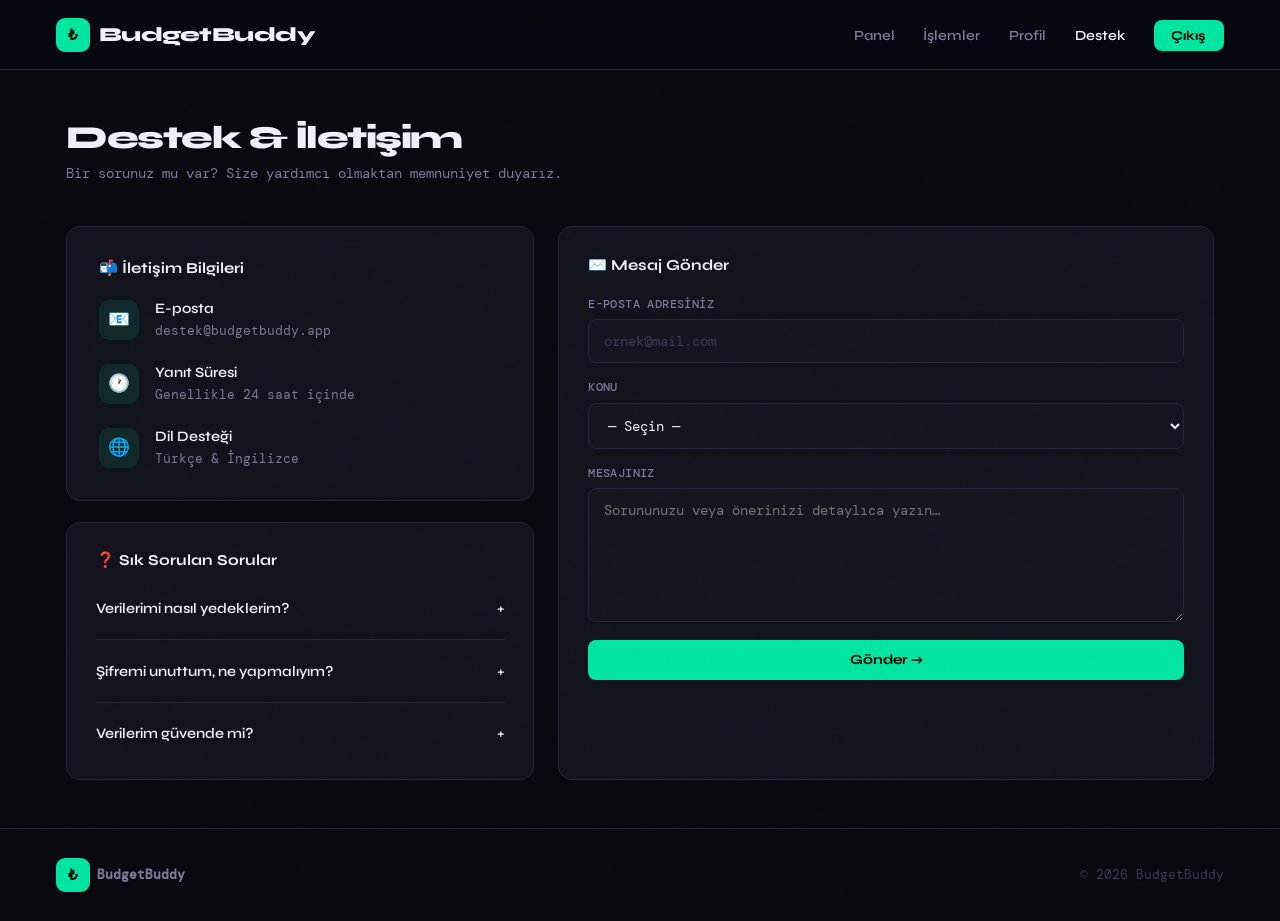
<file: pages/contact.html>
<!DOCTYPE html>
<html lang="tr">
<head>
  <meta charset="UTF-8"/>
  <meta name="viewport" content="width=device-width, initial-scale=1.0"/>
  <title>Destek — BudgetBuddy</title>
  <link rel="stylesheet" href="../assests/css/style.css"/>
  <link rel="preconnect" href="https://fonts.googleapis.com"/>
  <link href="https://fonts.googleapis.com/css2?family=Syne:wght@400;600;700;800&family=DM+Mono:wght@300;400;500&display=swap" rel="stylesheet"/>
</head>
<body>

<nav class="navbar">
  <div class="nav-brand"><a href="/index.html" style="display:flex;align-items:center;gap:.55rem"><span class="brand-icon">₺</span> BudgetBuddy</a></div>
  <ul class="nav-links">
    <li><a href="/index.html">Panel</a></li>
    <li><a href="project.html">İşlemler</a></li>
    <li><a href="about.html">Profil</a></li>
    <li><a href="contact.html">Destek</a></li>
    <li><a href="#" id="btn-cikis" class="nav-cta">Çıkış</a></li>
  </ul>
</nav>

<div class="page-wrap">
  <h1 class="page-title">Destek & İletişim</h1>
  <p class="page-sub">Bir sorunuz mu var? Size yardımcı olmaktan memnuniyet duyarız.</p>

  <div class="contact-grid">

    <!-- Sol: İletişim Bilgileri -->
    <div>
      <div class="contact-info-card" style="margin-bottom:1.3rem">
        <div class="card-title">📬 İletişim Bilgileri</div>
        <div class="contact-item">
          <div class="c-ico">📧</div>
          <div class="c-txt">
            <strong>E-posta</strong>
            <span>destek@budgetbuddy.app</span>
          </div>
        </div>
        <div class="contact-item">
          <div class="c-ico">🕐</div>
          <div class="c-txt">
            <strong>Yanıt Süresi</strong>
            <span>Genellikle 24 saat içinde</span>
          </div>
        </div>
        <div class="contact-item">
          <div class="c-ico">🌐</div>
          <div class="c-txt">
            <strong>Dil Desteği</strong>
            <span>Türkçe & İngilizce</span>
          </div>
        </div>
      </div>

      <!-- SSS -->
      <div class="card">
        <div class="card-title">❓ Sık Sorulan Sorular</div>
        <div style="display:flex;flex-direction:column;gap:.9rem">
          <details style="cursor:pointer">
            <summary style="font-size:.9rem;font-weight:600;padding:.5rem 0;list-style:none;display:flex;justify-content:space-between">
              Verilerimi nasıl yedeklerim? <span>+</span>
            </summary>
            <p style="color:var(--text2);font-family:var(--mono);font-size:.82rem;line-height:1.6;padding:.6rem 0">
              İşlemler sayfasından "Dışa Aktar" butonuyla CSV formatında indirebilirsiniz. (Yakında)
            </p>
          </details>
          <hr style="border:none;border-top:1px solid var(--border)"/>
          <details style="cursor:pointer">
            <summary style="font-size:.9rem;font-weight:600;padding:.5rem 0;list-style:none;display:flex;justify-content:space-between">
              Şifremi unuttum, ne yapmalıyım? <span>+</span>
            </summary>
            <p style="color:var(--text2);font-family:var(--mono);font-size:.82rem;line-height:1.6;padding:.6rem 0">
              Giriş sayfasındaki "Şifremi Unuttum" bağlantısına tıklayarak e-posta ile sıfırlama linki alabilirsiniz.
            </p>
          </details>
          <hr style="border:none;border-top:1px solid var(--border)"/>
          <details style="cursor:pointer">
            <summary style="font-size:.9rem;font-weight:600;padding:.5rem 0;list-style:none;display:flex;justify-content:space-between">
              Verilerim güvende mi? <span>+</span>
            </summary>
            <p style="color:var(--text2);font-family:var(--mono);font-size:.82rem;line-height:1.6;padding:.6rem 0">
              Tüm şifreler bcrypt ile şifrelenir, bağlantılar HTTPS üzerinden yapılır ve JWT token kullanılır.
            </p>
          </details>
        </div>
      </div>
    </div>

    <!-- Sağ: Mesaj Formu -->
    <div class="card">
      <div class="card-title">✉️ Mesaj Gönder</div>
      <form id="form-mesaj">
        <div class="form-group">
          <label>E-posta Adresiniz</label>
          <input type="email" name="email" placeholder="ornek@mail.com" required/>
        </div>
        <div class="form-group">
          <label>Konu</label>
          <select name="konu" required>
            <option value="">— Seçin —</option>
            <option value="teknik">Teknik Sorun</option>
            <option value="hesap">Hesap Problemi</option>
            <option value="oneri">Öneri / Geri Bildirim</option>
            <option value="fatura">Fatura / Ödeme</option>
            <option value="diger">Diğer</option>
          </select>
        </div>
        <div class="form-group">
          <label>Mesajınız</label>
          <textarea name="mesaj" rows="6" placeholder="Sorununuzu veya önerinizi detaylıca yazın…" required style="resize:vertical"></textarea>
        </div>
        <button type="submit" class="btn btn-success btn-full">Gönder →</button>
      </form>
    </div>

  </div>
</div>

<footer class="footer">
  <div class="footer-brand"><span class="brand-icon">₺</span> BudgetBuddy</div>
  <p>© 2026 BudgetBuddy</p>
</footer>

<script src="../assests/js/main.js"></script>
</body>
</html>
</file>
<file: assests/css/style.css>
/* =====================================================
   BudgetBuddy — assests/css/style.css
   ===================================================== */

@import url('https://fonts.googleapis.com/css2?family=Syne:wght@400;600;700;800&family=DM+Mono:wght@300;400;500&display=swap');

/* ── Değişkenler ────────────────────────────────────── */
:root {
  --bg:        #090910;
  --bg2:       #0f0f18;
  --bg3:       #16161f;
  --card:      #13131c;
  --border:    #252535;
  --accent:    #00e5a0;
  --danger:    #ff4d6d;
  --purple:    #6c63ff;
  --yellow:    #ffc300;
  --text:      #f0f0f8;
  --text2:     #7a7a9a;
  --text3:     #3a3a55;
  --ff:        'Syne', sans-serif;
  --mono:      'DM Mono', monospace;
  --r:         14px;
  --r-sm:      8px;
  --shadow:    0 8px 32px rgba(0,0,0,.45);
  --glow:      0 0 28px rgba(0,229,160,.13);
}

/* ── Reset ──────────────────────────────────────────── */
*, *::before, *::after { box-sizing: border-box; margin: 0; padding: 0; }
html { scroll-behavior: smooth; }
body {
  background: var(--bg);
  color: var(--text);
  font-family: var(--ff);
  min-height: 100vh;
  overflow-x: hidden;
}
a { text-decoration: none; color: inherit; }
img { max-width: 100%; }

/* Noise doku */
body::after {
  content: '';
  position: fixed; inset: 0;
  background: url("data:image/svg+xml,%3Csvg viewBox='0 0 200 200' xmlns='http://www.w3.org/2000/svg'%3E%3Cfilter id='n'%3E%3CfeTurbulence type='fractalNoise' baseFrequency='.85' numOctaves='4' stitchTiles='stitch'/%3E%3C/filter%3E%3Crect width='100%25' height='100%25' filter='url(%23n)' opacity='.03'/%3E%3C/svg%3E");
  pointer-events: none; z-index: 0; opacity: .35;
}

/* ── Navbar ─────────────────────────────────────────── */
.navbar {
  display: flex; align-items: center; justify-content: space-between;
  padding: 1.1rem 3.5rem;
  border-bottom: 1px solid var(--border);
  background: rgba(9,9,16,.88);
  backdrop-filter: blur(14px);
  position: sticky; top: 0; z-index: 200;
}
.nav-brand {
  display: flex; align-items: center; gap: .55rem;
  font-size: 1.25rem; font-weight: 800; letter-spacing: -.5px;
}
.brand-icon {
  width: 34px; height: 34px;
  background: var(--accent); color: #000;
  border-radius: 9px; display: inline-flex;
  align-items: center; justify-content: center;
  font-size: .95rem; font-weight: 700;
}
.nav-links { display: flex; align-items: center; gap: 1.8rem; list-style: none; }
.nav-links a {
  color: var(--text2); font-size: .875rem; font-weight: 600;
  transition: color .18s;
}
.nav-links a:hover, .nav-links a.active { color: var(--text); }
.nav-cta {
  background: var(--accent) !important; color: #000 !important;
  padding: .45rem 1.1rem; border-radius: var(--r-sm);
  font-weight: 700 !important; font-size: .85rem !important;
  transition: opacity .18s !important;
}
.nav-cta:hover { opacity: .82; }

/* ── Hero (index) ───────────────────────────────────── */
.hero {
  display: grid; grid-template-columns: 1fr 1fr;
  align-items: center; gap: 4rem;
  max-width: 1260px; margin: 0 auto;
  padding: 6rem 3.5rem;
  position: relative;
}
.hero::before {
  content: ''; position: absolute;
  top: 5%; right: -8%; width: 560px; height: 560px;
  background: radial-gradient(circle, rgba(0,229,160,.07) 0%, transparent 70%);
  pointer-events: none;
}
.hero-tag {
  display: inline-flex; align-items: center; gap: .4rem;
  background: rgba(0,229,160,.09);
  border: 1px solid rgba(0,229,160,.18);
  color: var(--accent);
  padding: .28rem .9rem; border-radius: 100px;
  font-size: .75rem; font-family: var(--mono); letter-spacing: .4px;
  margin-bottom: 1.4rem;
}
.hero-title {
  font-size: clamp(2.6rem, 4.5vw, 4.2rem);
  font-weight: 800; line-height: 1.06; letter-spacing: -2px;
  margin-bottom: 1.4rem;
}
.hero-title em { font-style: normal; color: var(--accent); }
.hero-desc {
  color: var(--text2); font-family: var(--mono); font-weight: 300;
  font-size: 1.05rem; line-height: 1.75; max-width: 470px; margin-bottom: 2.4rem;
}
.hero-btns { display: flex; gap: .9rem; align-items: center; }
.btn-primary {
  background: var(--accent); color: #000;
  padding: .8rem 1.9rem; border-radius: var(--r-sm);
  font-weight: 700; font-size: .9rem;
  box-shadow: var(--glow); transition: all .2s;
}
.btn-primary:hover { transform: translateY(-2px); box-shadow: 0 0 38px rgba(0,229,160,.25); }
.btn-ghost {
  color: var(--text2); border: 1px solid var(--border);
  padding: .8rem 1.7rem; border-radius: var(--r-sm);
  font-size: .9rem; font-weight: 600; transition: all .2s;
}
.btn-ghost:hover { border-color: var(--text2); color: var(--text); }

/* Bakiye Kartı */
.balance-card {
  background: var(--card); border: 1px solid var(--border);
  border-radius: var(--r); padding: 2.2rem; box-shadow: var(--shadow);
  position: relative; overflow: hidden;
}
.balance-card::before {
  content: ''; position: absolute; inset: 0;
  background: radial-gradient(circle at 65% 35%, rgba(108,99,255,.07) 0%, transparent 65%);
  pointer-events: none;
}
.balance-label {
  display: block; color: var(--text2);
  font-size: .72rem; font-family: var(--mono);
  text-transform: uppercase; letter-spacing: 1px; margin-bottom: .7rem;
}
.balance-amount {
  display: block; font-size: 2.6rem; font-weight: 800;
  letter-spacing: -2px; margin-bottom: 1.8rem;
}
.balance-row { display: grid; grid-template-columns: 1fr 1fr; gap: .9rem; }
.bstat {
  background: var(--bg3); border-radius: var(--r-sm);
  padding: .9rem; display: flex; flex-direction: column; gap: .35rem;
}
.bstat span { font-size: .7rem; font-family: var(--mono); color: var(--text2); }
.bstat strong { font-size: 1.1rem; font-weight: 700; }
.bstat.g strong { color: var(--accent); }
.bstat.r strong { color: var(--danger); }

/* ── Özellikler ─────────────────────────────────────── */
.section { max-width: 1260px; margin: 0 auto; padding: 4.5rem 3.5rem; }
.sec-head { margin-bottom: 2.8rem; }
.sec-head h2 { font-size: 1.9rem; font-weight: 800; letter-spacing: -1px; margin-bottom: .4rem; }
.sec-head p { color: var(--text2); font-family: var(--mono); font-size: .875rem; }
.sec-head-row {
  display: flex; align-items: baseline;
  justify-content: space-between; margin-bottom: 2.8rem;
}
.sec-head-row h2 { font-size: 1.9rem; font-weight: 800; letter-spacing: -1px; }
.link-more { color: var(--accent); font-family: var(--mono); font-size: .85rem; font-weight: 600; transition: opacity .18s; }
.link-more:hover { opacity: .7; }

.grid-4 { display: grid; grid-template-columns: repeat(4,1fr); gap: 1.3rem; }
.grid-3 { display: grid; grid-template-columns: repeat(3,1fr); gap: 1.3rem; }
.grid-2 { display: grid; grid-template-columns: repeat(2,1fr); gap: 1.3rem; }

.feat-card {
  background: var(--card); border: 1px solid var(--border);
  border-radius: var(--r); padding: 1.8rem;
  transition: all .22s; cursor: default;
}
.feat-card:hover {
  border-color: rgba(0,229,160,.28);
  transform: translateY(-3px); box-shadow: var(--glow);
}
.feat-icon { font-size: 1.8rem; margin-bottom: .9rem; }
.feat-card h3 { font-size: .95rem; font-weight: 700; margin-bottom: .6rem; }
.feat-card p { color: var(--text2); font-size: .82rem; font-family: var(--mono); font-weight: 300; line-height: 1.6; }

/* ── Son İşlemler ───────────────────────────────────── */
.tx-list {
  background: var(--card); border: 1px solid var(--border);
  border-radius: var(--r); overflow: hidden;
}
.tx-item {
  display: flex; align-items: center; gap: 1.1rem;
  padding: 1.1rem 1.7rem;
  border-bottom: 1px solid var(--border);
  transition: background .13s;
}
.tx-item:last-child { border-bottom: none; }
.tx-item:hover { background: var(--bg3); }
.tx-ico {
  width: 42px; height: 42px; border-radius: 11px;
  display: flex; align-items: center; justify-content: center;
  font-size: 1.15rem; flex-shrink: 0;
}
.tx-info { flex: 1; }
.tx-info strong { display: block; font-size: .9rem; font-weight: 600; margin-bottom: .18rem; }
.tx-info span { font-size: .75rem; color: var(--text2); font-family: var(--mono); }
.tx-amt { font-family: var(--mono); font-weight: 500; font-size: .95rem; }
.pos { color: var(--accent); }
.neg { color: var(--danger); }

/* ── Stat Kartları ──────────────────────────────────── */
.stat-row { display: grid; grid-template-columns: repeat(4,1fr); gap: 1.1rem; margin-bottom: 1.8rem; }
.stat-card {
  background: var(--card); border: 1px solid var(--border);
  border-radius: var(--r); padding: 1.4rem;
  display: flex; flex-direction: column; gap: .4rem;
}
.sc-lbl { font-size: .7rem; font-family: var(--mono); color: var(--text2); text-transform: uppercase; letter-spacing: .5px; }
.sc-val { font-size: 1.7rem; font-weight: 800; letter-spacing: -1px; }
.sc-val.g { color: var(--accent); }
.sc-val.r { color: var(--danger); }
.sc-val.p { color: var(--purple); }

/* ── Formlar ────────────────────────────────────────── */
.form-group { display: flex; flex-direction: column; gap: .45rem; margin-bottom: 1.1rem; }
.form-group label {
  font-size: .72rem; font-family: var(--mono); color: var(--text2);
  text-transform: uppercase; letter-spacing: .4px; font-weight: 500;
}
.form-group input,
.form-group select,
.form-group textarea {
  background: var(--bg3); border: 1px solid var(--border);
  border-radius: var(--r-sm); padding: .75rem .95rem;
  color: var(--text); font-family: var(--mono); font-size: .875rem;
  outline: none; transition: border-color .18s, box-shadow .18s; width: 100%;
}
.form-group input:focus,
.form-group select:focus,
.form-group textarea:focus {
  border-color: var(--accent);
  box-shadow: 0 0 0 3px rgba(0,229,160,.08);
}
.form-group input::placeholder { color: var(--text3); }
.form-group select option { background: var(--bg3); color: var(--text); }
.form-row { display: grid; grid-template-columns: 1fr 1fr; gap: 1rem; }

/* ── Butonlar ───────────────────────────────────────── */
.btn {
  display: inline-flex; align-items: center; justify-content: center;
  gap: .45rem; padding: .72rem 1.5rem;
  border-radius: var(--r-sm); font-family: var(--ff);
  font-weight: 700; font-size: .875rem;
  cursor: pointer; border: none; transition: all .18s;
}
.btn-success { background: var(--accent); color: #000; }
.btn-success:hover { transform: translateY(-1px); box-shadow: 0 0 18px rgba(0,229,160,.2); }
.btn-danger  { background: var(--danger); color: #fff; }
.btn-danger:hover  { transform: translateY(-1px); box-shadow: 0 0 18px rgba(255,77,109,.2); }
.btn-sec     { background: var(--bg3); color: var(--text); border: 1px solid var(--border); }
.btn-sec:hover { border-color: var(--text2); }
.btn-full    { width: 100%; }

/* ── Tablo ──────────────────────────────────────────── */
.data-table { width: 100%; border-collapse: collapse; }
.data-table th {
  text-align: left; padding: .75rem 1rem;
  font-size: .7rem; font-family: var(--mono); color: var(--text2);
  text-transform: uppercase; letter-spacing: .4px;
  border-bottom: 1px solid var(--border); font-weight: 500;
}
.data-table td { padding: .95rem 1rem; font-size: .875rem; border-bottom: 1px solid rgba(37,37,53,.5); vertical-align: middle; }
.data-table tr:hover td { background: var(--bg3); }
.data-table tr:last-child td { border-bottom: none; }

/* ── Badge ──────────────────────────────────────────── */
.badge {
  display: inline-flex; align-items: center;
  padding: .18rem .65rem; border-radius: 100px;
  font-size: .68rem; font-family: var(--mono); font-weight: 500;
}
.badge-g  { background: rgba(0,229,160,.1);  color: var(--accent); }
.badge-r  { background: rgba(255,77,109,.1); color: var(--danger); }
.badge-p  { background: rgba(108,99,255,.1); color: var(--purple); }
.badge-y  { background: rgba(255,195,0,.1);  color: var(--yellow); }

/* ── Kart ───────────────────────────────────────────── */
.card {
  background: var(--card); border: 1px solid var(--border);
  border-radius: var(--r); padding: 1.8rem;
}
.card-title { font-size: .95rem; font-weight: 700; margin-bottom: 1.4rem; display: flex; align-items: center; gap: .4rem; }

/* ── Progress ───────────────────────────────────────── */
.progress { background: var(--bg3); border-radius: 100px; height: 5px; overflow: hidden; margin-top: .4rem; }
.progress-fill { height: 100%; border-radius: 100px; background: var(--accent); transition: width .5s ease; }
.progress-fill.r { background: var(--danger); }
.progress-fill.p { background: var(--purple); }
.progress-fill.y { background: var(--yellow); }

/* ── Modal ──────────────────────────────────────────── */
.modal-ov {
  position: fixed; inset: 0; background: rgba(0,0,0,.72);
  backdrop-filter: blur(5px); display: flex;
  align-items: center; justify-content: center;
  z-index: 999; opacity: 0; pointer-events: none; transition: opacity .22s;
}
.modal-ov.open { opacity: 1; pointer-events: all; }
.modal {
  background: var(--card); border: 1px solid var(--border);
  border-radius: var(--r); padding: 2rem;
  width: 100%; max-width: 470px;
  transform: scale(.96); transition: transform .22s;
}
.modal-ov.open .modal { transform: scale(1); }
.modal-hd { display: flex; align-items: center; justify-content: space-between; margin-bottom: 1.4rem; }
.modal-hd h3 { font-size: 1.1rem; font-weight: 700; }
.modal-close { background: none; border: none; color: var(--text2); font-size: 1.1rem; cursor: pointer; transition: color .15s; }
.modal-close:hover { color: var(--text); }

/* ── Auth ───────────────────────────────────────────── */
.auth-wrap {
  min-height: 100vh; display: flex;
  align-items: center; justify-content: center; padding: 2rem;
}
.auth-box {
  background: var(--card); border: 1px solid var(--border);
  border-radius: var(--r); padding: 2.8rem;
  width: 100%; max-width: 430px;
}
.auth-logo { display: flex; align-items: center; gap: .55rem; font-size: 1.2rem; font-weight: 800; margin-bottom: 1.8rem; }
.auth-title { font-size: 1.7rem; font-weight: 800; letter-spacing: -1px; margin-bottom: .35rem; }
.auth-sub { color: var(--text2); font-family: var(--mono); font-size: .82rem; margin-bottom: 1.9rem; }
.auth-foot { text-align: center; margin-top: 1.3rem; font-size: .82rem; color: var(--text2); font-family: var(--mono); }
.auth-foot a { color: var(--accent); font-weight: 500; }

/* ── Sayfa wrapper ──────────────────────────────────── */
.page-wrap { max-width: 1260px; margin: 0 auto; padding: 3rem 3.5rem; }
.page-title { font-size: 2rem; font-weight: 800; letter-spacing: -1.5px; margin-bottom: .4rem; }
.page-sub { color: var(--text2); font-family: var(--mono); font-size: .875rem; margin-bottom: 2.8rem; }

/* ── Footer ─────────────────────────────────────────── */
.footer {
  border-top: 1px solid var(--border);
  padding: 1.8rem 3.5rem;
  display: flex; align-items: center; justify-content: space-between;
  color: var(--text3); font-size: .8rem; font-family: var(--mono);
}
.footer-brand { display: flex; align-items: center; gap: .45rem; color: var(--text2); font-weight: 700; }

/* ── Toast ──────────────────────────────────────────── */
.toast {
  position: fixed; bottom: 2rem; right: 2rem;
  background: var(--card); border: 1px solid var(--border);
  border-radius: var(--r-sm); padding: .85rem 1.4rem;
  font-size: .85rem; font-family: var(--mono);
  box-shadow: var(--shadow); transform: translateY(6px);
  opacity: 0; transition: all .25s; z-index: 9999;
}
.toast.show { opacity: 1; transform: translateY(0); }
.toast.hata { border-color: var(--danger); color: var(--danger); }
.toast.basari { border-color: var(--accent); color: var(--accent); }

/* ── Profil / About ─────────────────────────────────── */
.profile-header {
  display: flex; align-items: center; gap: 2rem;
  background: var(--card); border: 1px solid var(--border);
  border-radius: var(--r); padding: 2rem; margin-bottom: 2rem;
}
.profile-avatar {
  width: 80px; height: 80px; border-radius: 50%;
  background: linear-gradient(135deg, var(--accent), var(--purple));
  display: flex; align-items: center; justify-content: center;
  font-size: 2rem; flex-shrink: 0;
}
.profile-info h2 { font-size: 1.5rem; font-weight: 800; letter-spacing: -.8px; margin-bottom: .3rem; }
.profile-info p { color: var(--text2); font-family: var(--mono); font-size: .85rem; }
.profile-badge { display: inline-flex; align-items: center; gap: .3rem; margin-top: .5rem; }

/* ── İletişim / Contact ─────────────────────────────── */
.contact-grid { display: grid; grid-template-columns: 1fr 1.4fr; gap: 1.5rem; }
.contact-info-card {
  background: var(--card); border: 1px solid var(--border);
  border-radius: var(--r); padding: 2rem;
}
.contact-item { display: flex; align-items: flex-start; gap: 1rem; margin-bottom: 1.5rem; }
.contact-item:last-child { margin-bottom: 0; }
.c-ico {
  width: 40px; height: 40px; border-radius: 10px;
  background: rgba(0,229,160,.1); display: flex;
  align-items: center; justify-content: center; font-size: 1.1rem; flex-shrink: 0;
}
.c-txt strong { display: block; font-size: .9rem; font-weight: 600; margin-bottom: .2rem; }
.c-txt span { font-size: .8rem; color: var(--text2); font-family: var(--mono); }

/* ── Responsive ─────────────────────────────────────── */
@media (max-width: 1024px) {
  .grid-4 { grid-template-columns: repeat(2,1fr); }
  .stat-row { grid-template-columns: repeat(2,1fr); }
}
@media (max-width: 768px) {
  .navbar { padding: 1rem 1.4rem; }
  .nav-links { gap: 1rem; }
  .hero { grid-template-columns: 1fr; padding: 3rem 1.4rem; }
  .hero-card-wrap { display: none; }
  .section, .page-wrap { padding: 2.5rem 1.4rem; }
  .grid-3, .grid-2 { grid-template-columns: 1fr; }
  .contact-grid { grid-template-columns: 1fr; }
  .footer { flex-direction: column; gap: .8rem; text-align: center; }
  .form-row { grid-template-columns: 1fr; }
}
@media (max-width: 480px) {
  .stat-row { grid-template-columns: 1fr; }
}
</file>
